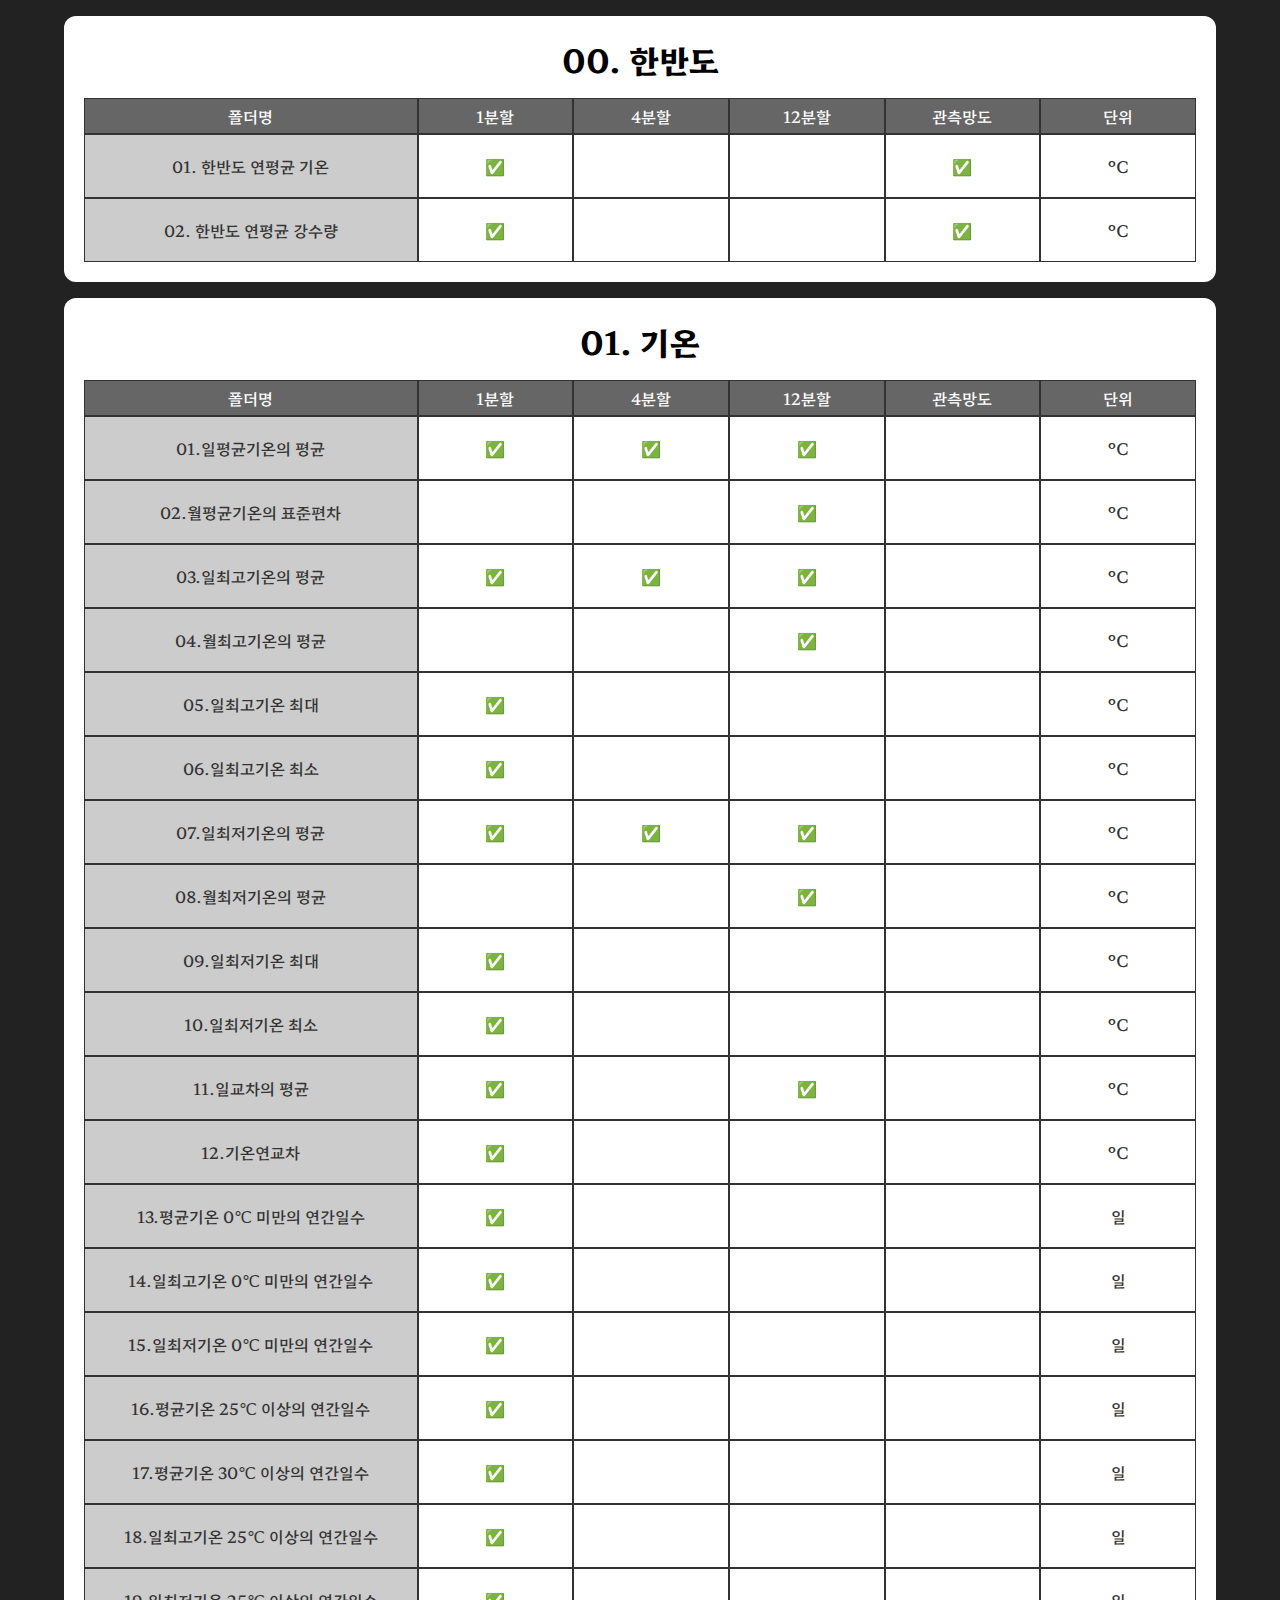
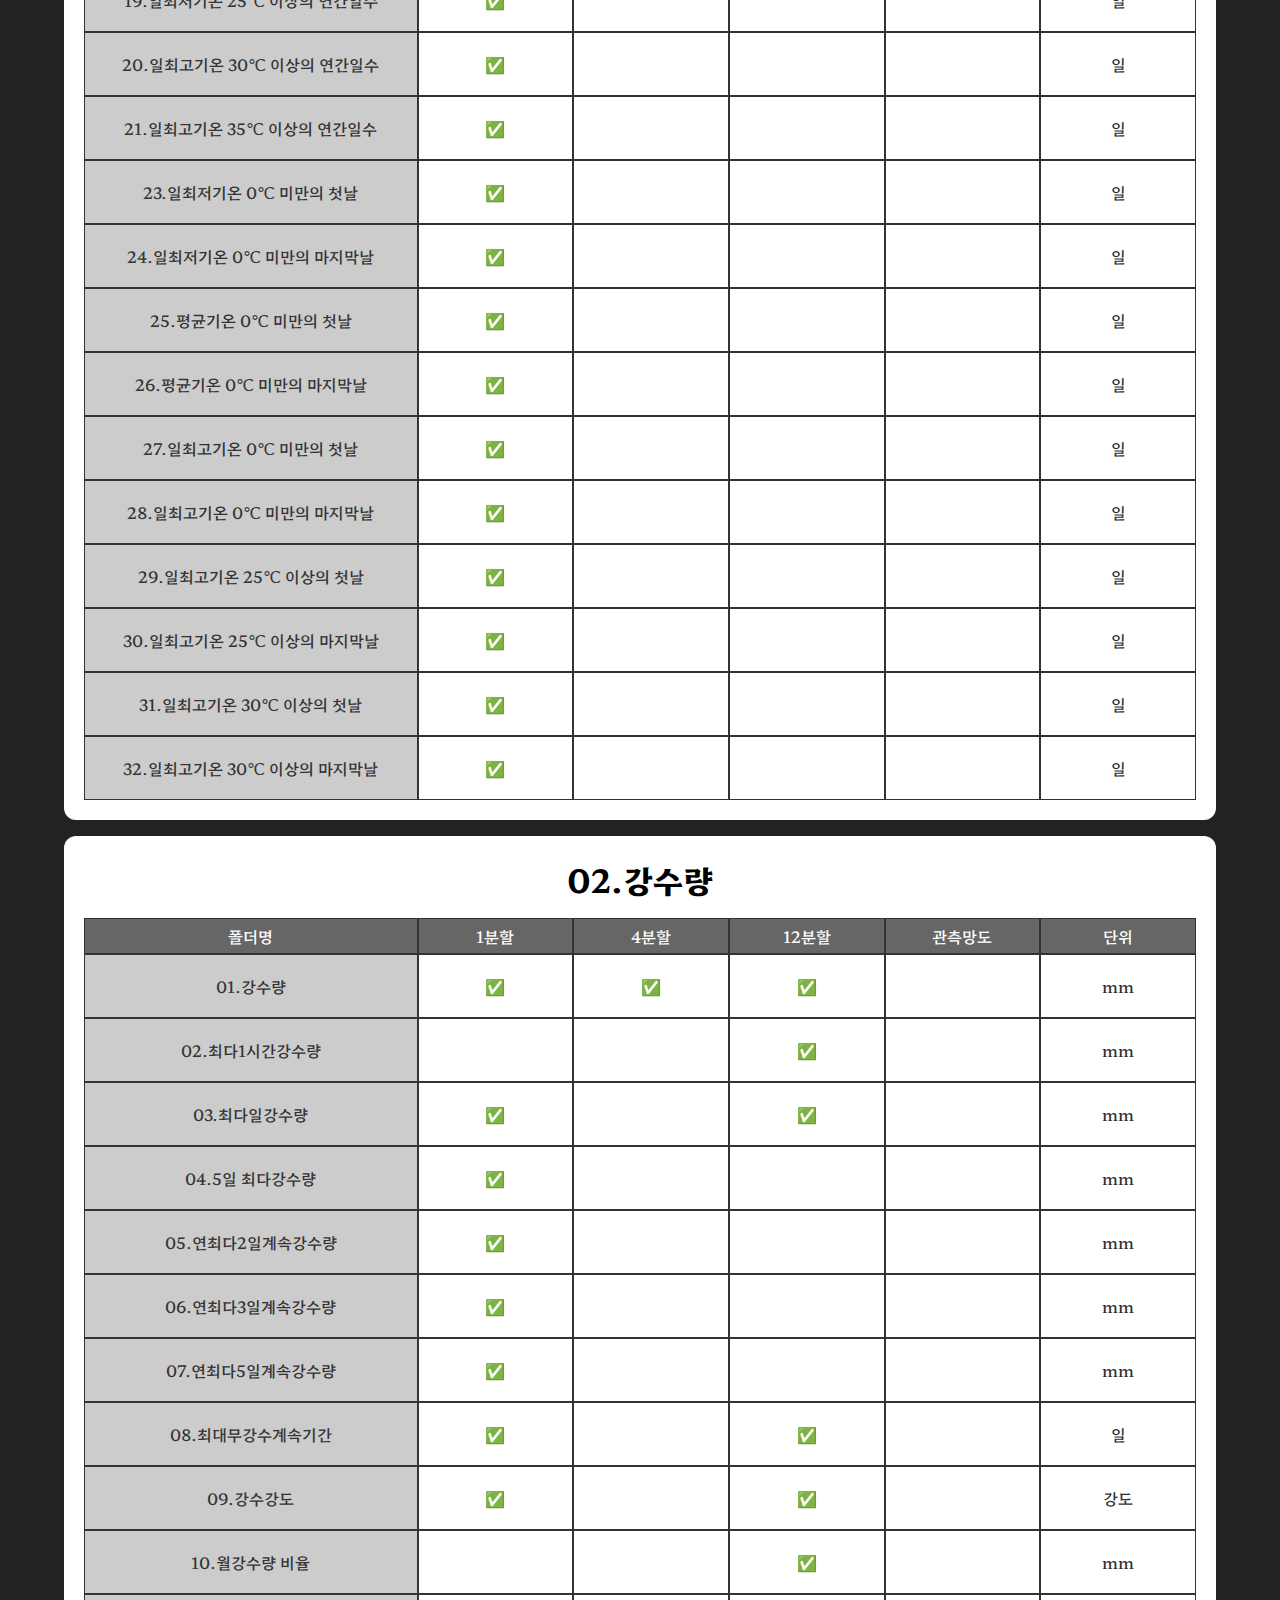
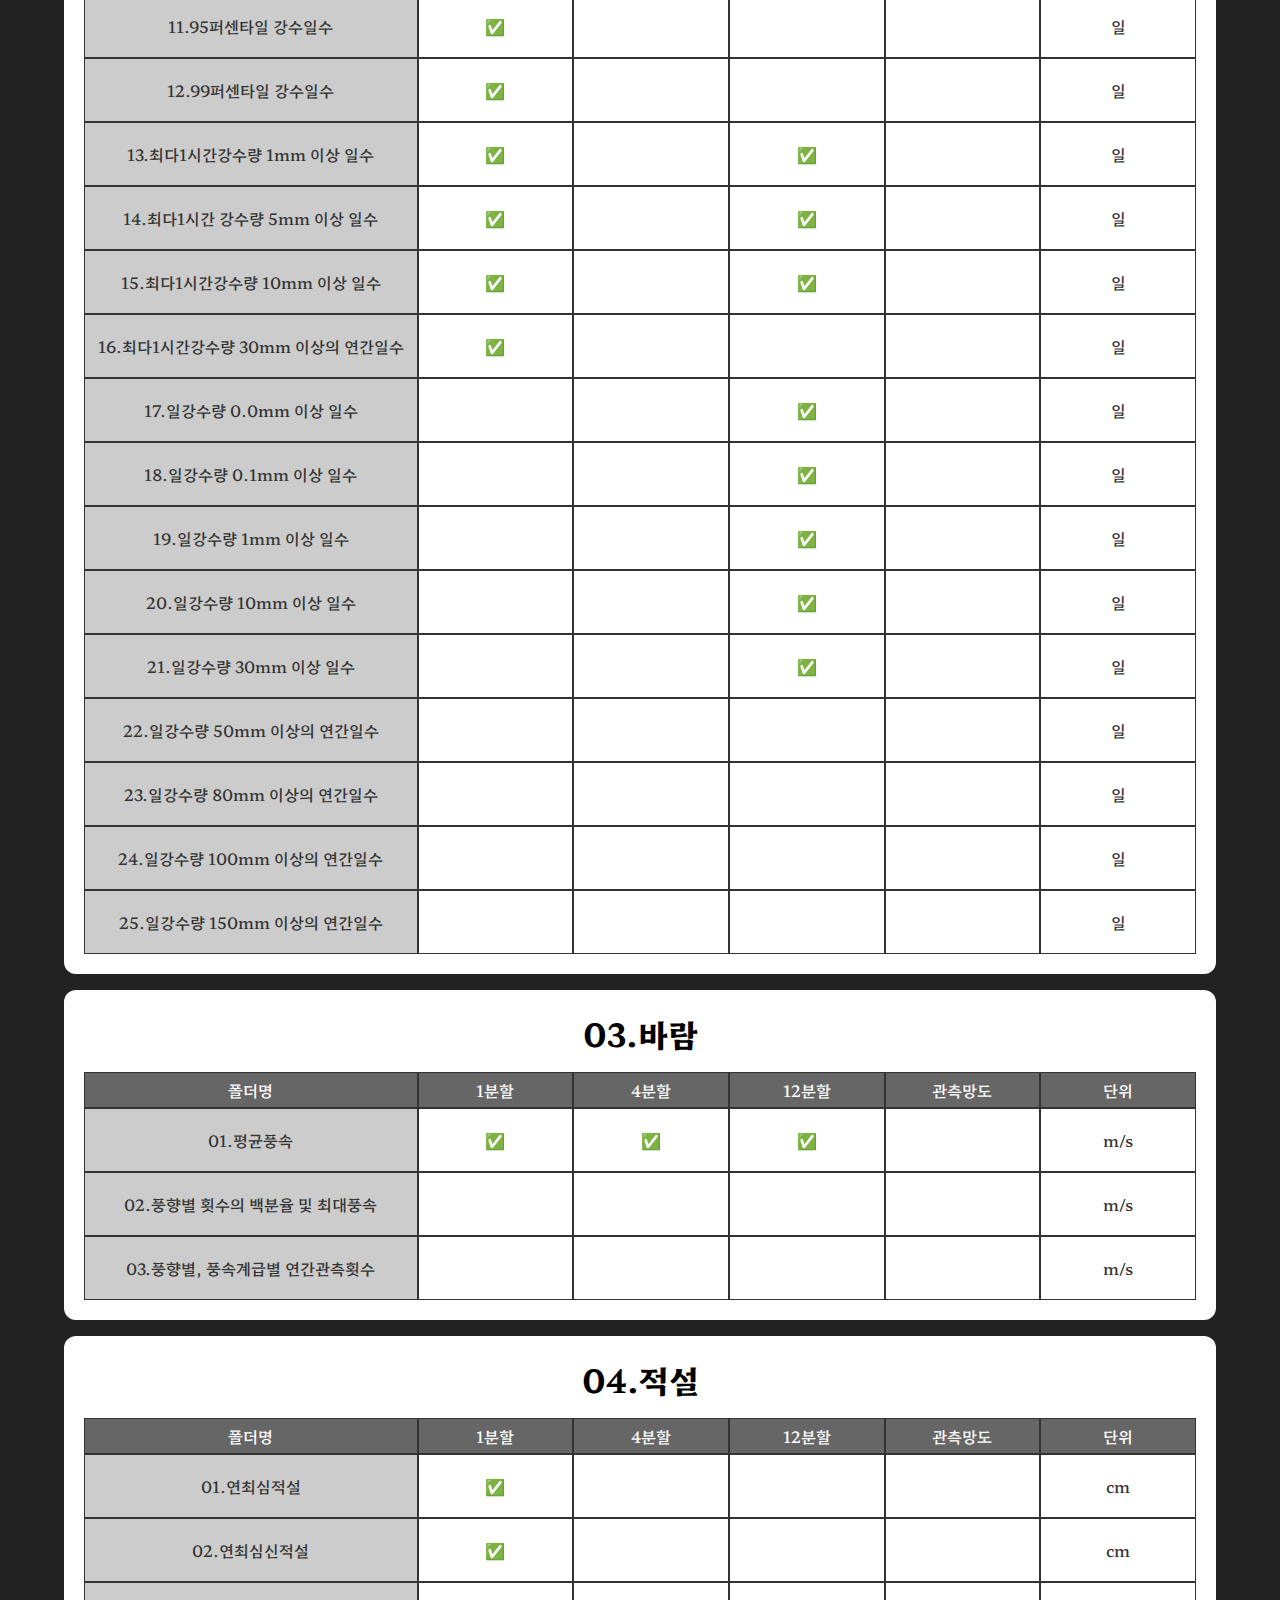
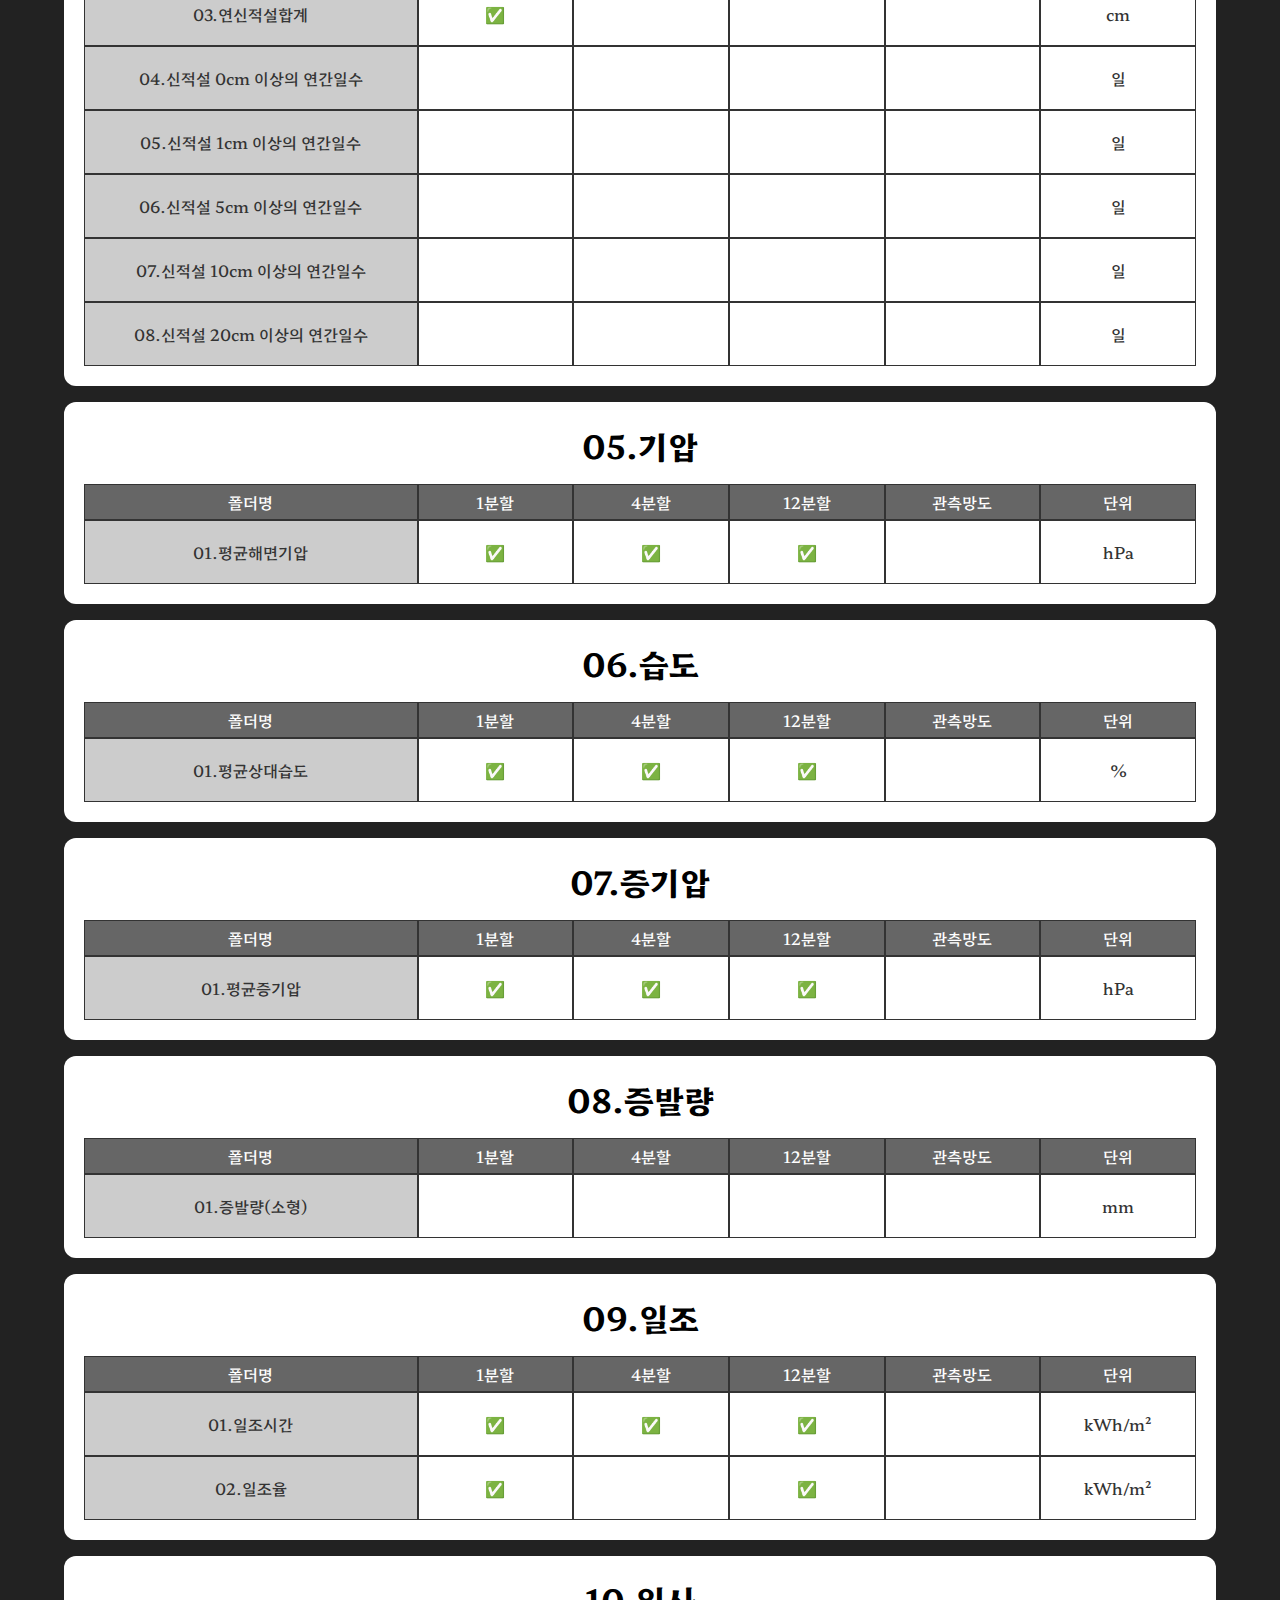
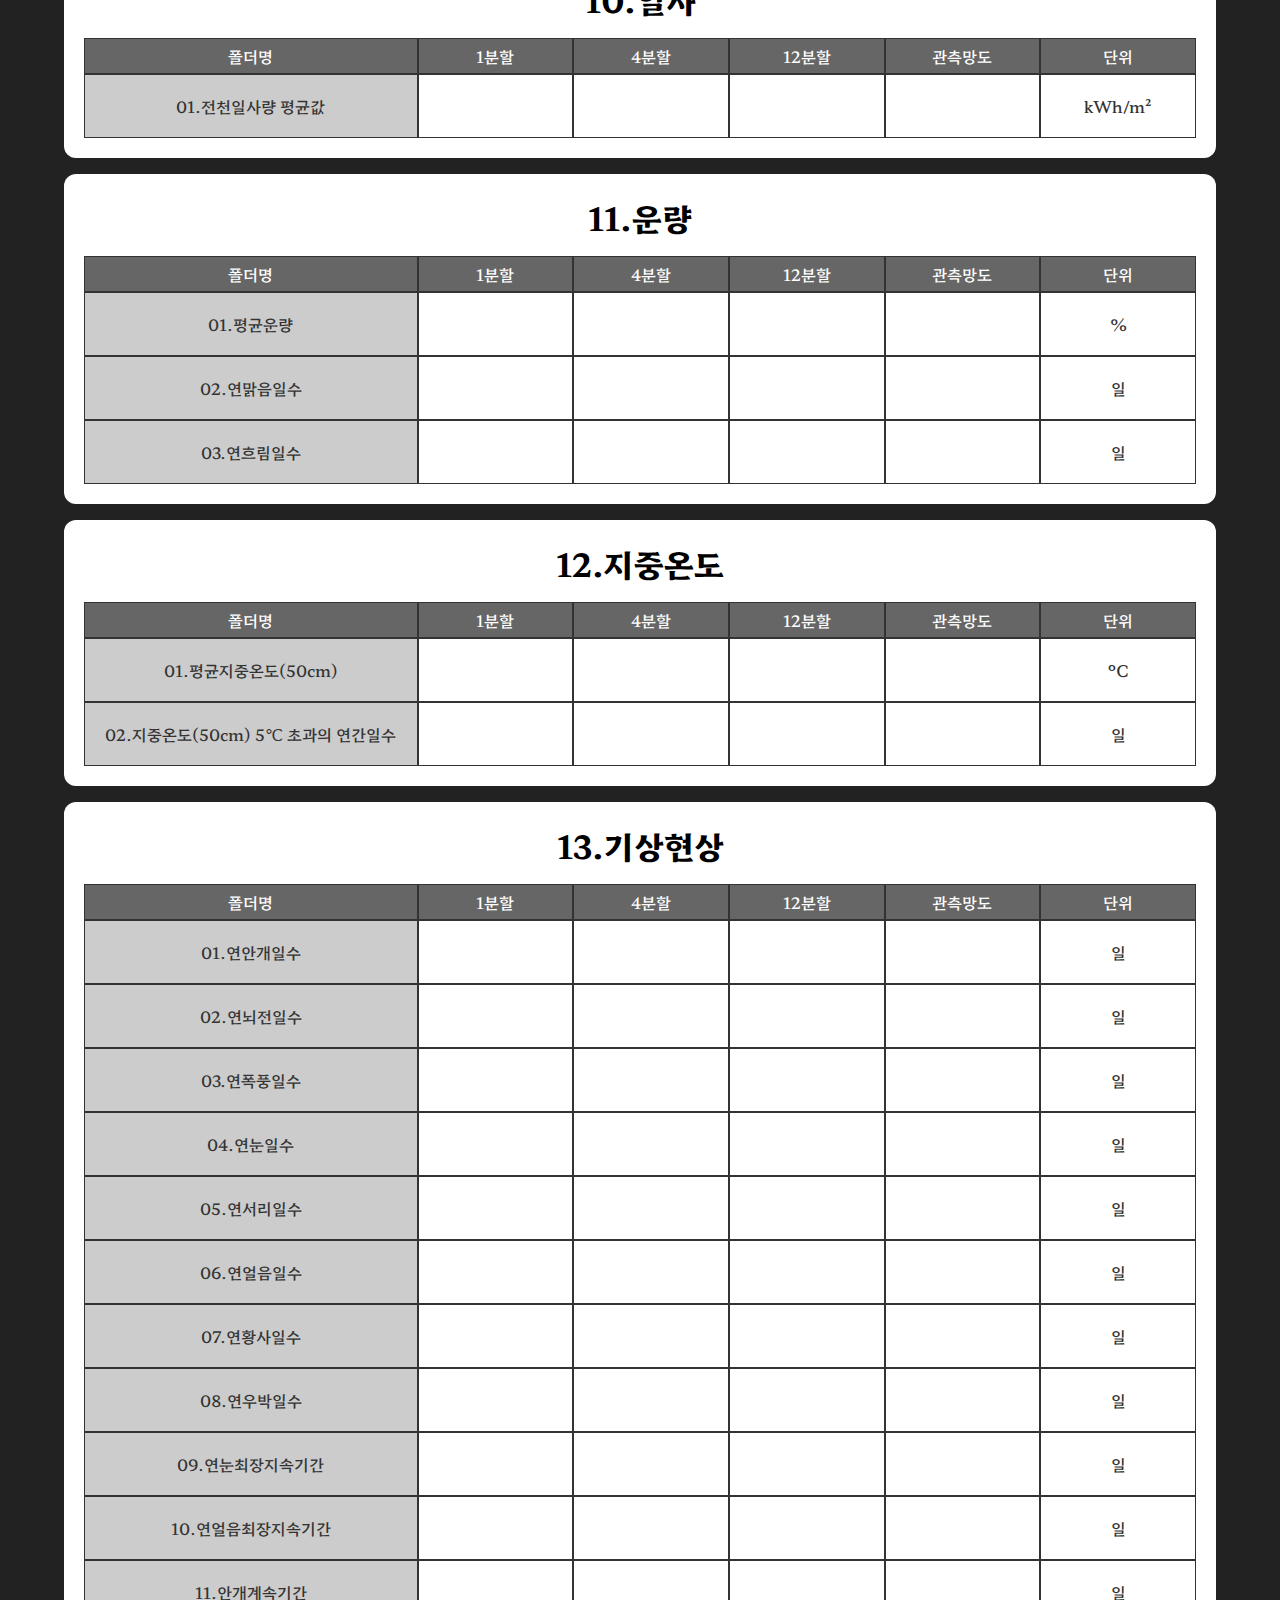
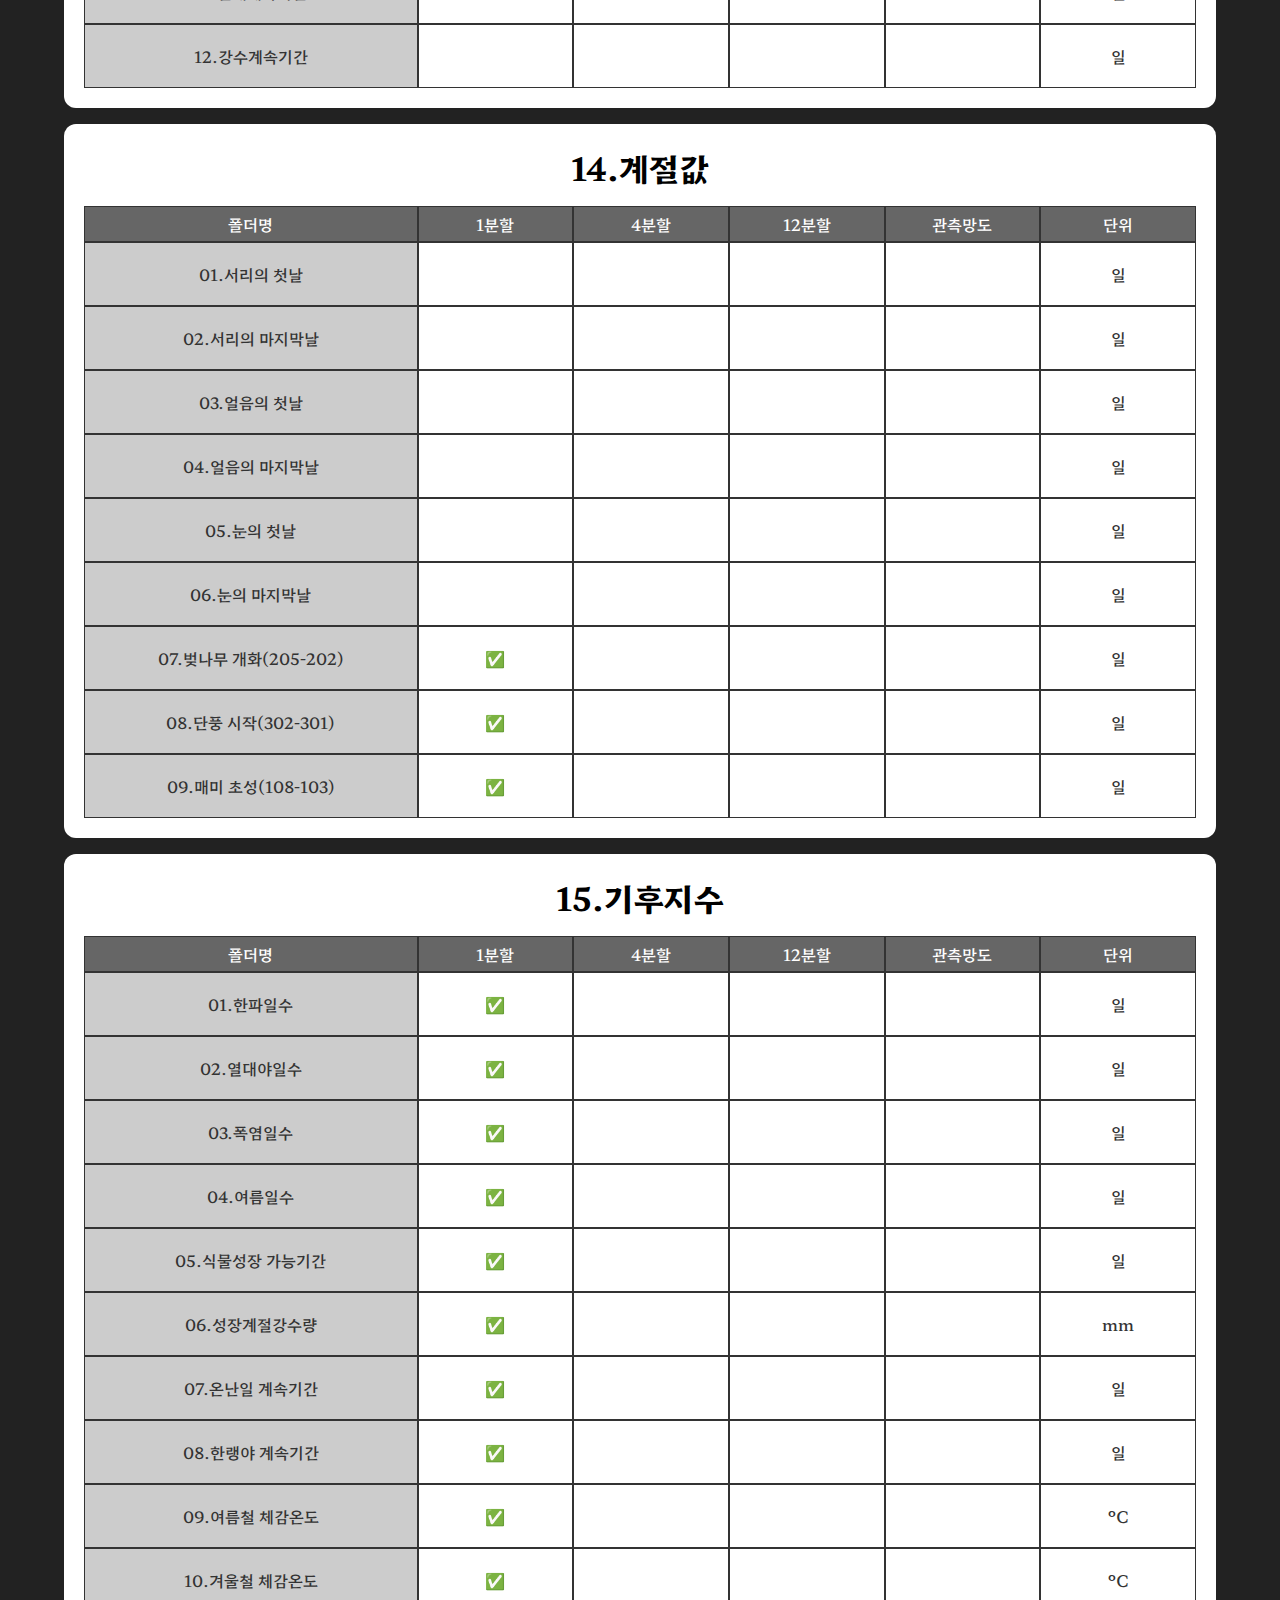
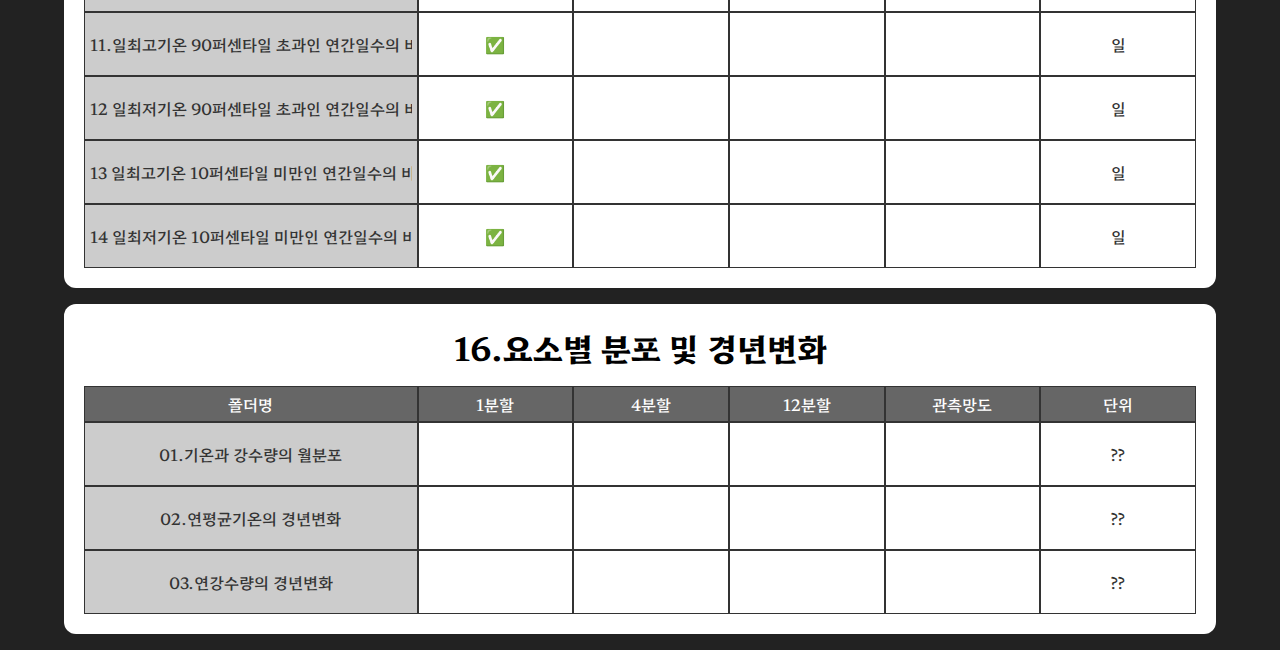
<file: index.html>
<!DOCTYPE html>
<html lang="en">
<head>
<meta charset="UTF-8">
<meta http-equiv="X-UA-Compatible" content="IE=edge">
<meta name="viewport" content="width=device-width, initial-scale=1.0">
    <title>기상청 단위 정리</title>
<link rel="stylesheet" type="text/css" href="./css/reset.css"/>
<link rel="stylesheet" type="text/css" href="./css/table.css"/>
<script src="./js/main.js" type="module"></script>
</head>
<body>
</body>
</html>
</file>
<file: css/table.css>
@charset "utf-8";

table{
    position:relative;
    table-layout:fixed;
    border-collapse:separate; border-spacing:0;
    width:100%;
}

table thead{
    position:sticky; z-index:20;
    top:46px;
}

th,td{
    position:relative;padding:5px;
    border:1px solid #333;}

th{
    background:#ccc;
    text-align:center;font-weight:500; color:#222;}

    thead th{background:#666; color:#fff;}
td{
    background:#fff;
    text-align:center;color:green;}

table input {
    width:100%; padding:14px 0;
    color:#333;}

tr:hover th{background:rgba(5, 50, 61, 0.609); color:#fff;}
    tr:hover th input{color:#fff;}
    tr:hover th input:focus{color:#000;}
tr:hover td{background:rgba(79, 189, 204, 0.555);}
</file>
